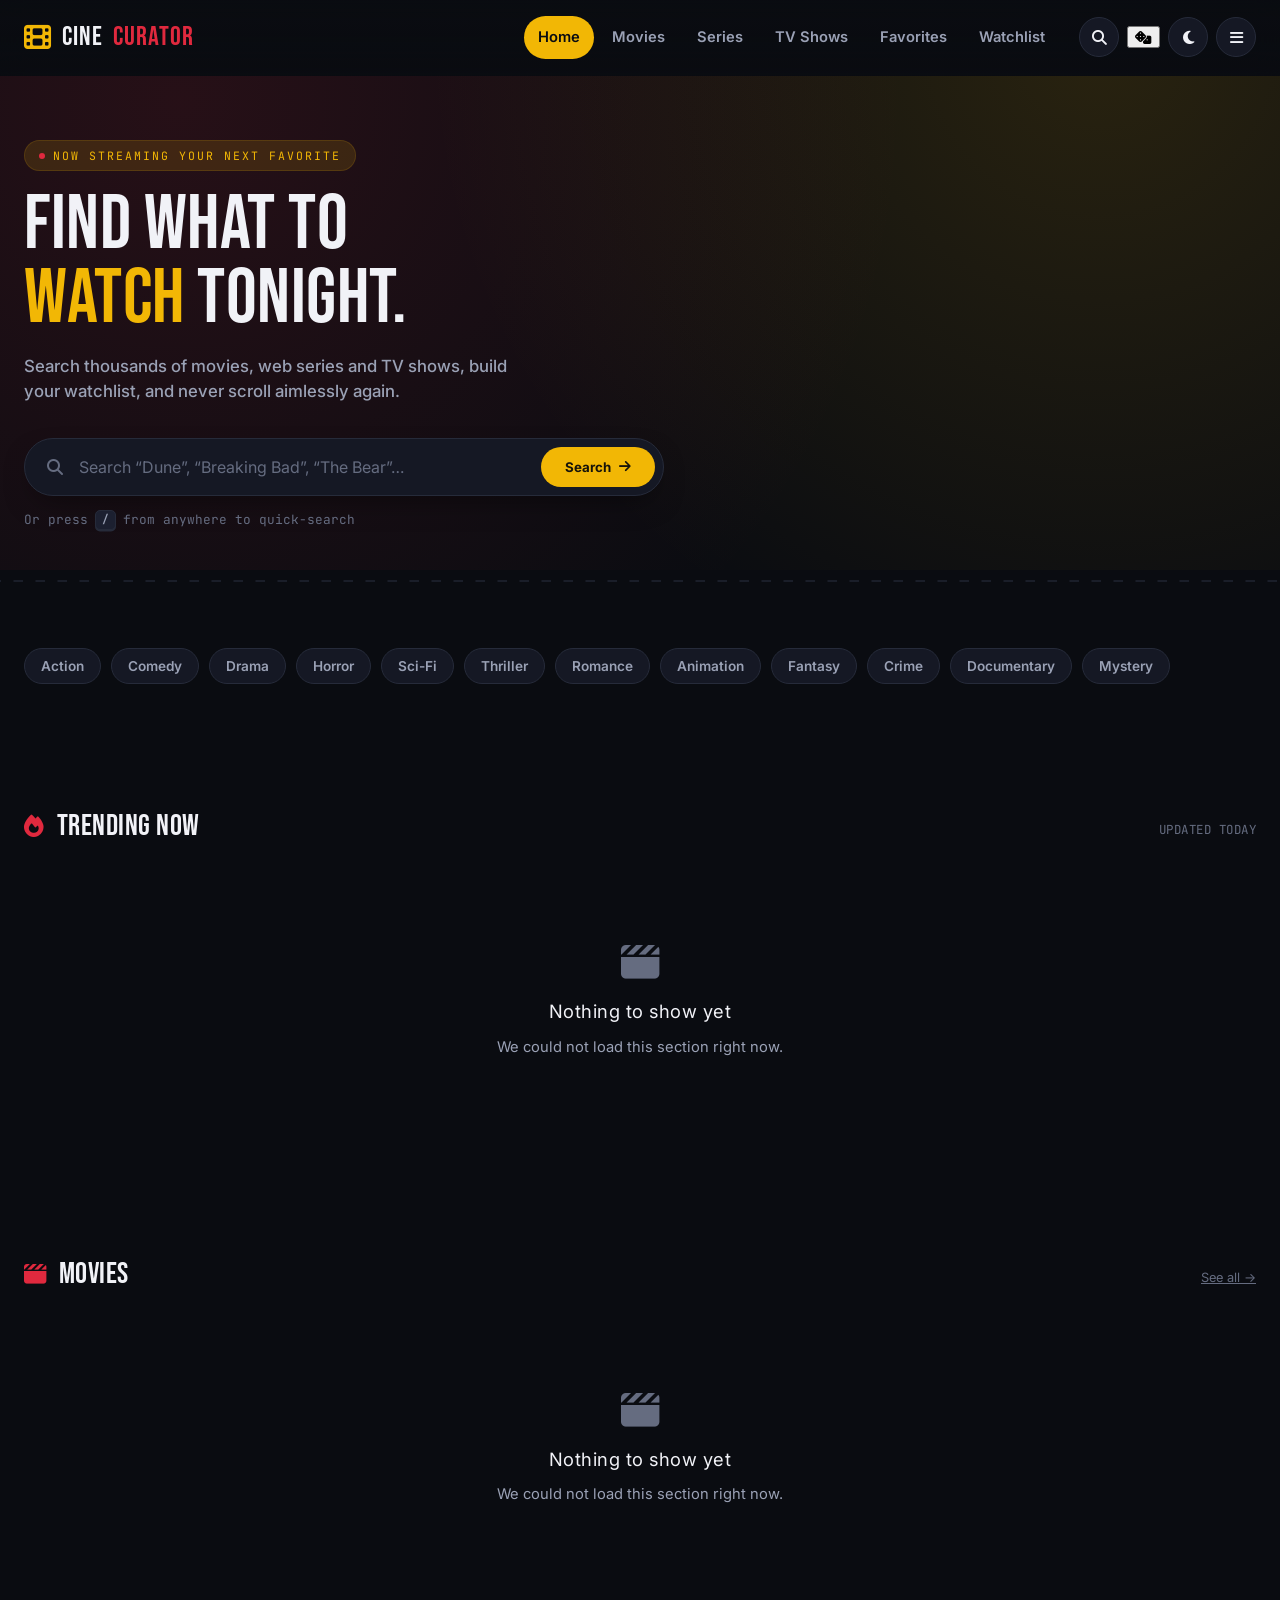
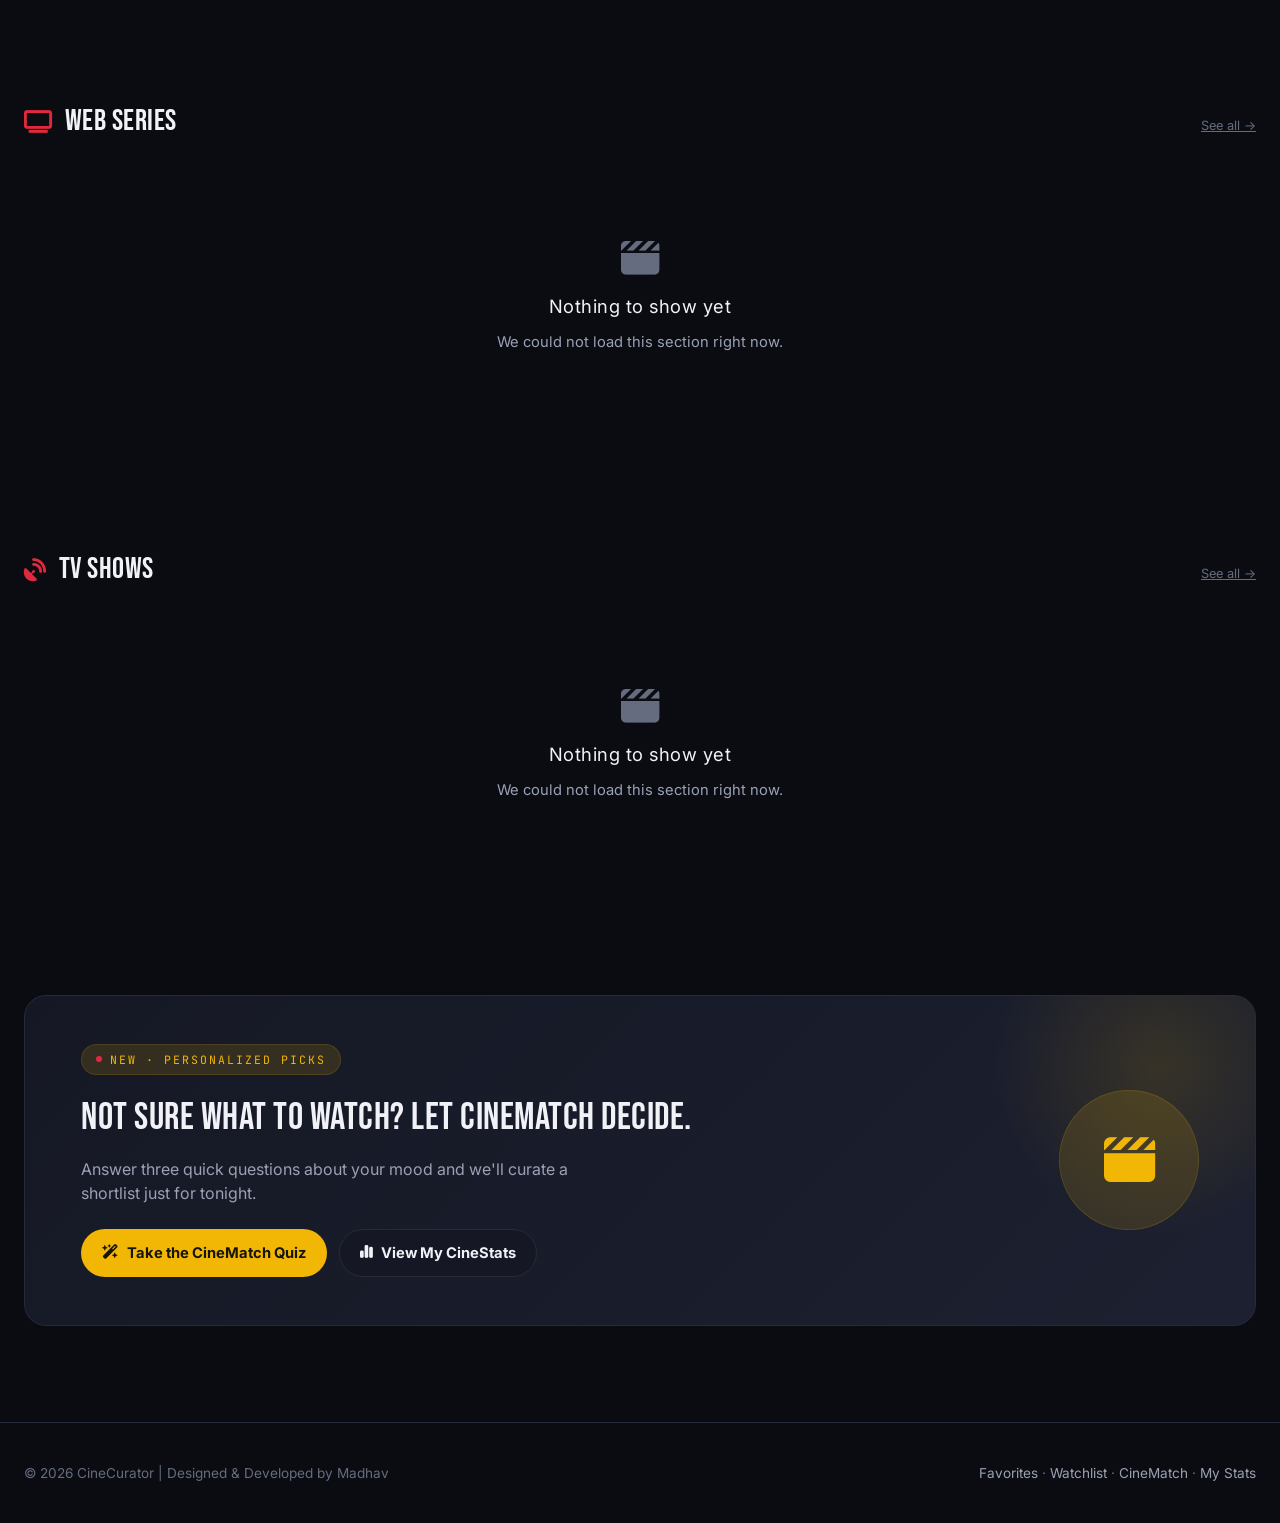
<file: index.html>
<!DOCTYPE html>
<html lang="en">
<head>
<meta charset="UTF-8" />
<meta name="viewport" content="width=device-width, initial-scale=1.0" />
<title>CineCurator — Discover Movies, Series & TV Shows</title>
<meta name="description" content="CineCurator is a premium movie, web series and TV show discovery platform powered by OMDb." />
<link rel="preconnect" href="https://fonts.googleapis.com">
<link rel="stylesheet" href="css/style.css">
<link rel="stylesheet" href="css/components.css">
<link rel="stylesheet" href="css/responsive.css">
<link rel="stylesheet" href="css/features.css">
<link rel="stylesheet" href="https://cdnjs.cloudflare.com/ajax/libs/font-awesome/6.5.2/css/all.min.css" integrity="sha512-SnH5WK+bZxgPHs44uWIX+LLJAJ9/2PkPKZ5QiAj6Ta86w+fsb2TkcmfRyVX3pBnMFcV7oQPJkl9QevSCWr3W6A==" crossorigin="anonymous" referrerpolicy="no-referrer" />
</head>
<body>

<a href="#main" class="visually-hidden">Skip to content</a>

<header class="navbar">
  <div class="navbar__inner">
    <a href="index.html" class="navbar__logo"><i class="fa-solid fa-film"></i> Cine<span>Curator</span></a>
    <nav class="navbar__menu" id="navbar-menu" aria-label="Primary">
      <a href="index.html">Home</a>
      <a href="search.html?type=movie">Movies</a>
      <a href="search.html?type=series">Series</a>
      <a href="search.html?type=series">TV Shows</a>
      <a href="favorites.html">Favorites</a>
      <a href="watchlist.html">Watchlist</a>
    </nav>
    <div class="navbar__actions">
      <a class="navbar__search-link" href="search.html" aria-label="Search"><i class="fa-solid fa-magnifying-glass"></i></a>
      <button class="navbar__dice" type="button" aria-label="Surprise me with a random title" title="Surprise me"><i class="fa-solid fa-dice"></i></button>
      <button class="theme-toggle" type="button" aria-label="Toggle dark or light mode"><i class="fa-solid fa-moon"></i></button>
      <button class="navbar__burger" type="button" aria-label="Toggle menu" aria-expanded="false" aria-controls="navbar-menu"><i class="fa-solid fa-bars"></i></button>
    </div>
  </div>
</header>

<main id="main">
  <section class="hero">
    <div class="container hero__inner">
      <span class="hero__eyebrow"><span class="dot"></span> Now streaming your next favorite</span>
      <h1 class="hero__title">Find what to <span class="accent">watch</span> tonight.</h1>
      <p class="hero__subtitle">Search thousands of movies, web series and TV shows, build your watchlist, and never scroll aimlessly again.</p>

      <div class="search-hero">
        <form class="search-hero__form" id="hero-search-form" role="search">
          <i class="fa-solid fa-magnifying-glass"></i>
          <label for="hero-search-input" class="visually-hidden">Search titles</label>
          <input id="hero-search-input" type="text" placeholder="Search “Dune”, “Breaking Bad”, “The Bear”…" autocomplete="off" />
          <button type="submit">Search <i class="fa-solid fa-arrow-right"></i></button>
        </form>
        <div class="suggestions" id="hero-search-suggestions"></div>
        <p class="kbd-hint">Or press <kbd>/</kbd> from anywhere to quick-search</p>
      </div>

      <div class="hero-featured" id="hero-featured"></div>
    </div>
  </section>

  <div class="filmstrip-divider" aria-hidden="true"></div>

  <section class="section">
    <div class="container">
      <div class="chips-row" id="genre-chips" aria-label="Browse by genre"></div>
    </div>
  </section>

  <section class="section" id="recently-viewed-section" hidden>
    <div class="container">
      <div class="section__head">
        <h2 class="section__title"><i class="fa-solid fa-clock-rotate-left"></i> Jump Back In</h2>
        <span class="section__desc">RECENTLY VIEWED</span>
      </div>
      <div class="rail" id="recently-viewed-rail"></div>
    </div>
  </section>

  <section class="section">
    <div class="container">
      <div class="section__head">
        <h2 class="section__title"><i class="fa-solid fa-fire"></i> Trending Now</h2>
        <span class="section__desc">UPDATED TODAY</span>
      </div>
      <div class="rail" id="trending-rail"></div>
    </div>
  </section>

  <section class="section">
    <div class="container">
      <div class="section__head">
        <h2 class="section__title"><i class="fa-solid fa-clapperboard"></i> Movies</h2>
        <a class="link-btn" href="search.html?type=movie">See all →</a>
      </div>
      <div class="rail" id="movies-rail"></div>
    </div>
  </section>

  <section class="section">
    <div class="container">
      <div class="section__head">
        <h2 class="section__title"><i class="fa-solid fa-tv"></i> Web Series</h2>
        <a class="link-btn" href="search.html?type=series">See all →</a>
      </div>
      <div class="rail" id="series-rail"></div>
    </div>
  </section>

  <section class="section">
    <div class="container">
      <div class="section__head">
        <h2 class="section__title"><i class="fa-solid fa-satellite-dish"></i> TV Shows</h2>
        <a class="link-btn" href="search.html?type=series">See all →</a>
      </div>
      <div class="rail" id="tvshows-rail"></div>
    </div>
  </section>

  <section class="section">
    <div class="container">
      <div class="cinematch-promo">
        <div class="cinematch-promo__text">
          <span class="hero__eyebrow"><span class="dot"></span> New · Personalized picks</span>
          <h2>Not sure what to watch? <span class="accent">Let CineMatch decide.</span></h2>
          <p>Answer three quick questions about your mood and we'll curate a shortlist just for tonight.</p>
          <div class="cinematch-promo__actions">
            <a class="btn btn--primary" href="cinematch.html"><i class="fa-solid fa-wand-magic-sparkles"></i> Take the CineMatch Quiz</a>
            <a class="btn btn--outline" href="stats.html"><i class="fa-solid fa-chart-simple"></i> View My CineStats</a>
          </div>
        </div>
        <div class="cinematch-promo__art" aria-hidden="true">
          <i class="fa-solid fa-clapperboard"></i>
        </div>
      </div>
    </div>
  </section>
</main>

<footer class="site-footer">
  <div class="container site-footer__inner">
    <span>© 2026 CineCurator | Designed & Developed by Madhav</span>
    <span><a href="favorites.html">Favorites</a> · <a href="watchlist.html">Watchlist</a> · <a href="cinematch.html">CineMatch</a> · <a href="stats.html">My Stats</a></span>
  </div>
</footer>

<script src="js/config.js"></script>
<script src="js/api.js"></script>
<script src="js/storage.js"></script>
<script src="js/ui.js"></script>
<script src="js/app.js"></script>
</body>
</html>
</file>
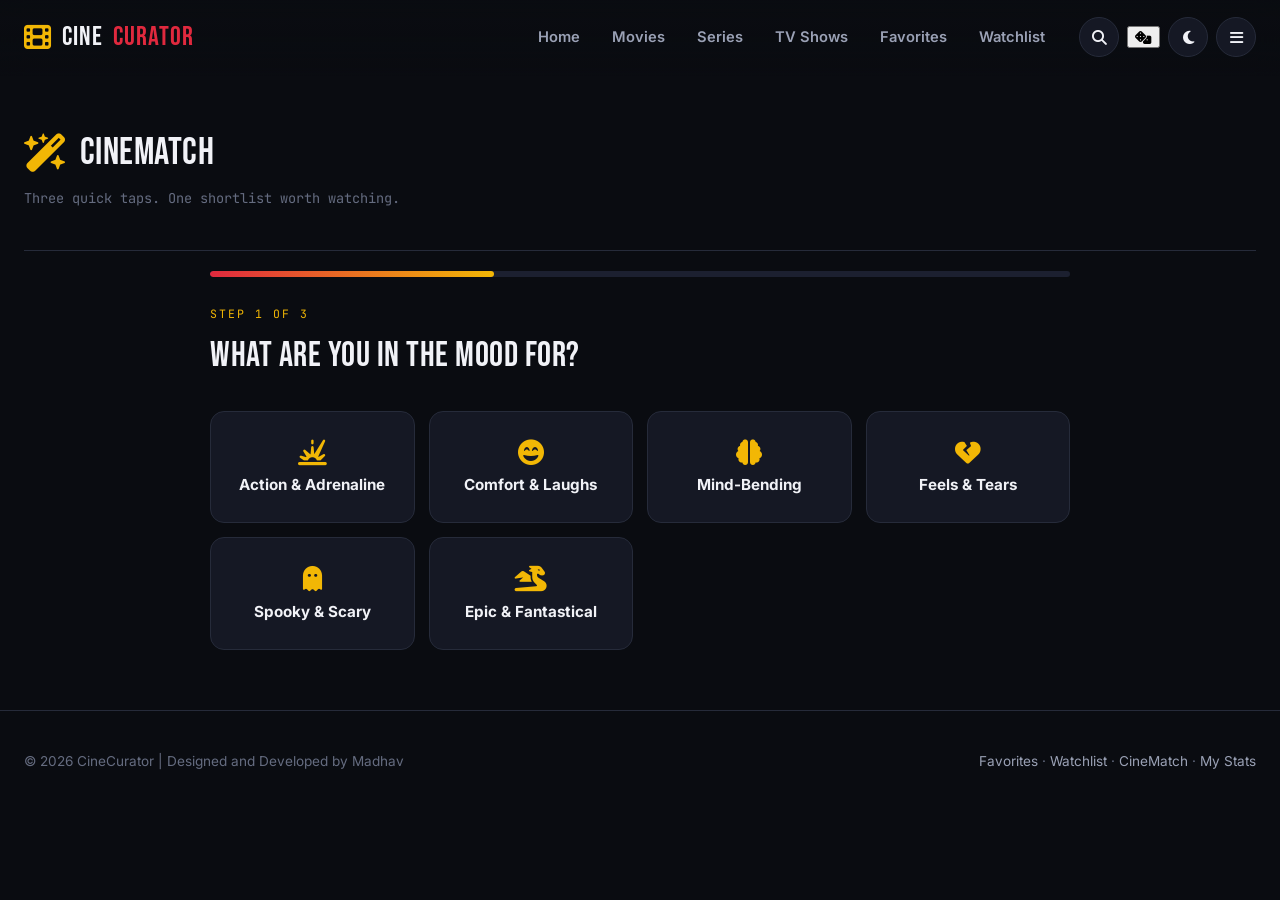
<file: cinematch.html>
<!DOCTYPE html>
<html lang="en">
<head>
<meta charset="UTF-8" />
<meta name="viewport" content="width=device-width, initial-scale=1.0" />
<title>CineMatch — CineCurator</title>
<meta name="description" content="Answer three quick questions and let CineMatch curate a shortlist based on your mood." />
<link rel="preconnect" href="https://fonts.googleapis.com">
<link rel="stylesheet" href="css/style.css">
<link rel="stylesheet" href="css/components.css">
<link rel="stylesheet" href="css/responsive.css">
<link rel="stylesheet" href="css/features.css">
<link rel="stylesheet" href="https://cdnjs.cloudflare.com/ajax/libs/font-awesome/6.5.2/css/all.min.css" integrity="sha512-SnH5WK+bZxgPHs44uWIX+LLJAJ9/2PkPKZ5QiAj6Ta86w+fsb2TkcmfRyVX3pBnMFcV7oQPJkl9QevSCWr3W6A==" crossorigin="anonymous" referrerpolicy="no-referrer" />
</head>
<body>

<a href="#main" class="visually-hidden">Skip to content</a>

<header class="navbar">
  <div class="navbar__inner">
    <a href="index.html" class="navbar__logo"><i class="fa-solid fa-film"></i> Cine<span>Curator</span></a>
    <nav class="navbar__menu" id="navbar-menu" aria-label="Primary">
      <a href="index.html">Home</a>
      <a href="search.html?type=movie">Movies</a>
      <a href="search.html?type=series">Series</a>
      <a href="search.html?type=series">TV Shows</a>
      <a href="favorites.html">Favorites</a>
      <a href="watchlist.html">Watchlist</a>
    </nav>
    <div class="navbar__actions">
      <a class="navbar__search-link" href="search.html" aria-label="Search"><i class="fa-solid fa-magnifying-glass"></i></a>
      <button class="navbar__dice" type="button" aria-label="Surprise me with a random title" title="Surprise me"><i class="fa-solid fa-dice"></i></button>
      <button class="theme-toggle" type="button" aria-label="Toggle dark or light mode"><i class="fa-solid fa-moon"></i></button>
      <button class="navbar__burger" type="button" aria-label="Toggle menu" aria-expanded="false" aria-controls="navbar-menu"><i class="fa-solid fa-bars"></i></button>
    </div>
  </div>
</header>

<main id="main">
  <div class="container">
    <header class="page-header">
      <h1 class="page-header__title"><i class="fa-solid fa-wand-magic-sparkles"></i> CineMatch</h1>
      <p class="page-header__meta">Three quick taps. One shortlist worth watching.</p>
    </header>

    <div id="cinematch-root" class="cinematch"></div>
  </div>
</main>

<footer class="site-footer">
  <div class="container site-footer__inner">
    <span>© 2026 CineCurator | Designed and Developed by Madhav</span>
    <span><a href="favorites.html">Favorites</a> · <a href="watchlist.html">Watchlist</a> · <a href="cinematch.html">CineMatch</a> · <a href="stats.html">My Stats</a></span>
  </div>
</footer>

<script src="js/config.js"></script>
<script src="js/api.js"></script>
<script src="js/storage.js"></script>
<script src="js/ui.js"></script>
<script src="js/cinematch.js"></script>
</body>
</html>
</file>
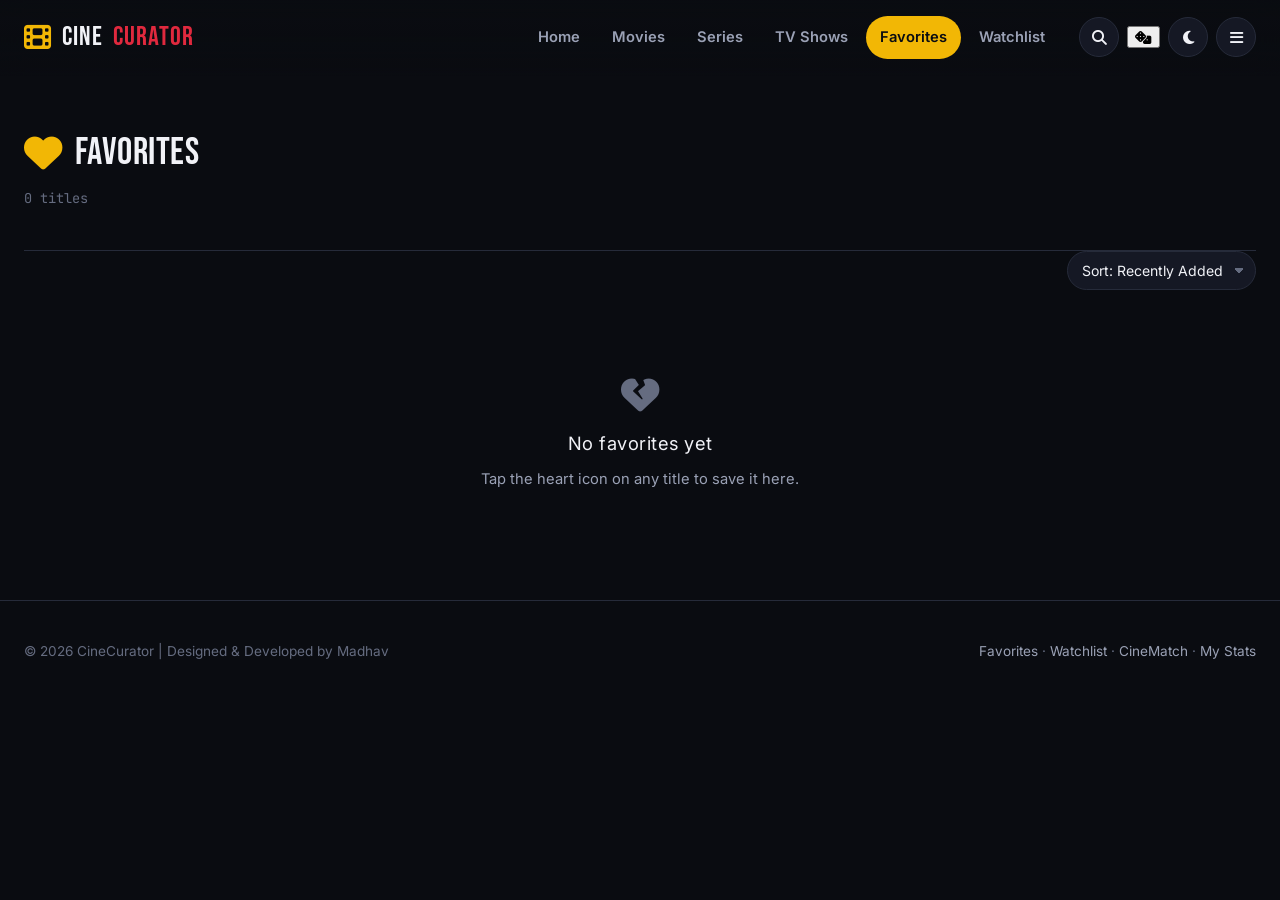
<file: favorites.html>
<!DOCTYPE html>
<html lang="en">
<head>
<meta charset="UTF-8" />
<meta name="viewport" content="width=device-width, initial-scale=1.0" />
<title>Favorites — CineCurator</title>
<link rel="preconnect" href="https://fonts.googleapis.com">
<link rel="stylesheet" href="css/style.css">
<link rel="stylesheet" href="css/components.css">
<link rel="stylesheet" href="css/responsive.css">
<link rel="stylesheet" href="css/features.css">
<link rel="stylesheet" href="https://cdnjs.cloudflare.com/ajax/libs/font-awesome/6.5.2/css/all.min.css" integrity="sha512-SnH5WK+bZxgPHs44uWIX+LLJAJ9/2PkPKZ5QiAj6Ta86w+fsb2TkcmfRyVX3pBnMFcV7oQPJkl9QevSCWr3W6A==" crossorigin="anonymous" referrerpolicy="no-referrer" />
</head>
<body>

<a href="#main" class="visually-hidden">Skip to content</a>

<header class="navbar">
  <div class="navbar__inner">
    <a href="index.html" class="navbar__logo"><i class="fa-solid fa-film"></i> Cine<span>Curator</span></a>
    <nav class="navbar__menu" id="navbar-menu" aria-label="Primary">
      <a href="index.html">Home</a>
      <a href="search.html?type=movie">Movies</a>
      <a href="search.html?type=series">Series</a>
      <a href="search.html?type=series">TV Shows</a>
      <a href="favorites.html">Favorites</a>
      <a href="watchlist.html">Watchlist</a>
    </nav>
    <div class="navbar__actions">
      <a class="navbar__search-link" href="search.html" aria-label="Search"><i class="fa-solid fa-magnifying-glass"></i></a>
      <button class="navbar__dice" type="button" aria-label="Surprise me with a random title" title="Surprise me"><i class="fa-solid fa-dice"></i></button>
      <button class="theme-toggle" type="button" aria-label="Toggle dark or light mode"><i class="fa-solid fa-moon"></i></button>
      <button class="navbar__burger" type="button" aria-label="Toggle menu" aria-expanded="false" aria-controls="navbar-menu"><i class="fa-solid fa-bars"></i></button>
    </div>
  </div>
</header>

<main id="main">
  <div class="container">
    <header class="page-header">
      <h1 class="page-header__title"><i class="fa-solid fa-heart"></i> Favorites</h1>
      <p class="page-header__meta" id="favorites-count">0 titles</p>
    </header>
    <div class="list-toolbar">
      <label for="favorites-sort" class="visually-hidden">Sort favorites</label>
      <select id="favorites-sort" class="select">
        <option value="added">Sort: Recently Added</option>
        <option value="title">Sort: Title (A–Z)</option>
        <option value="rating">Sort: My Rating</option>
      </select>
    </div>
    <div class="grid" id="favorites-grid" style="margin-top:16px;"></div>
  </div>
</main>

<footer class="site-footer">
  <div class="container site-footer__inner">
    <span>© 2026 CineCurator | Designed & Developed by Madhav</span>
    <span><a href="favorites.html">Favorites</a> · <a href="watchlist.html">Watchlist</a> · <a href="cinematch.html">CineMatch</a> · <a href="stats.html">My Stats</a></span>
  </div>
</footer>

<script src="js/config.js"></script>
<script src="js/api.js"></script>
<script src="js/storage.js"></script>
<script src="js/ui.js"></script>
<script src="js/favorites.js"></script>
</body>
</html>
</file>
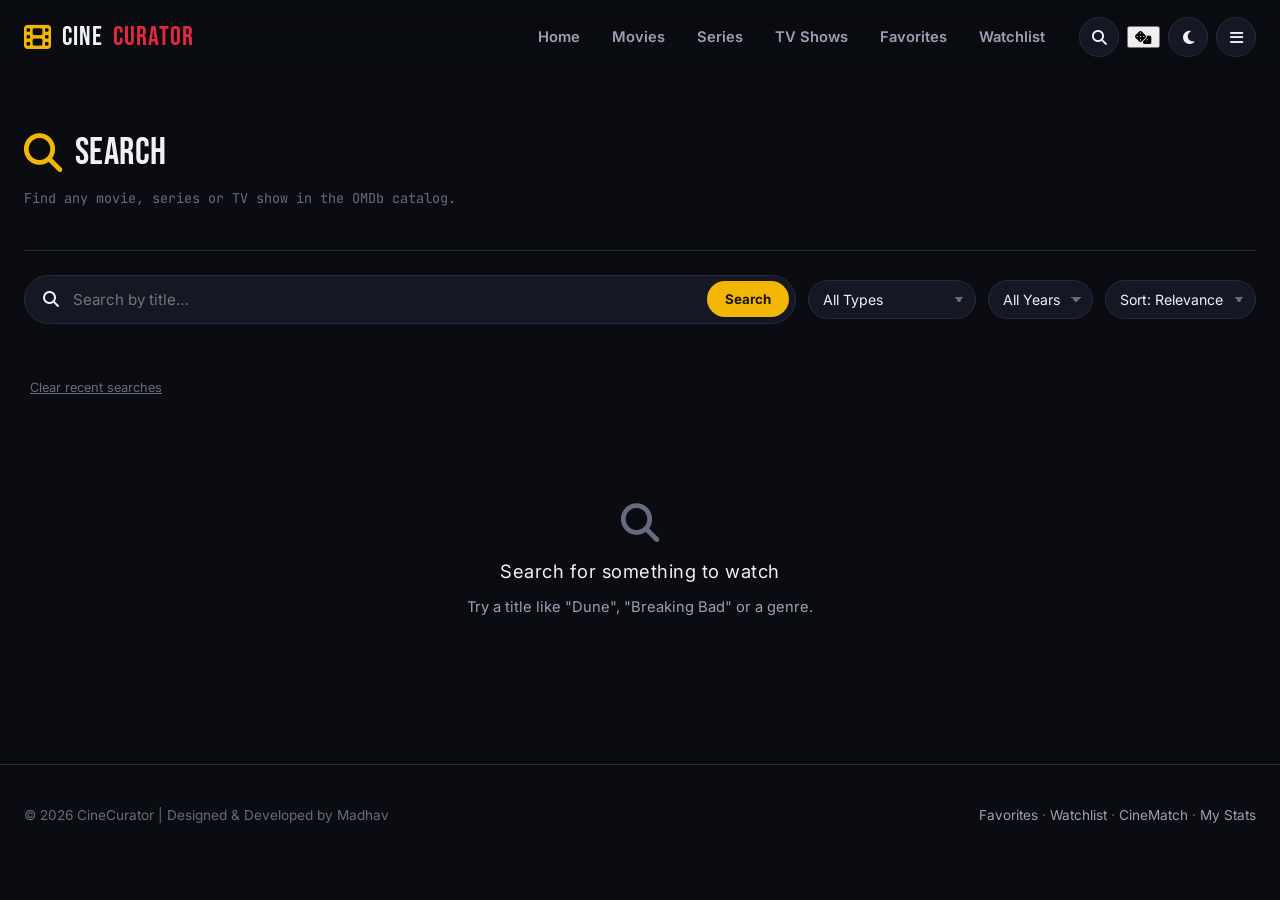
<file: search.html>
<!DOCTYPE html>
<html lang="en">
<head>
<meta charset="UTF-8" />
<meta name="viewport" content="width=device-width, initial-scale=1.0" />
<title>Search — CineCurator</title>
<link rel="preconnect" href="https://fonts.googleapis.com">
<link rel="stylesheet" href="css/style.css">
<link rel="stylesheet" href="css/components.css">
<link rel="stylesheet" href="css/responsive.css">
<link rel="stylesheet" href="css/features.css">
<link rel="stylesheet" href="https://cdnjs.cloudflare.com/ajax/libs/font-awesome/6.5.2/css/all.min.css" integrity="sha512-SnH5WK+bZxgPHs44uWIX+LLJAJ9/2PkPKZ5QiAj6Ta86w+fsb2TkcmfRyVX3pBnMFcV7oQPJkl9QevSCWr3W6A==" crossorigin="anonymous" referrerpolicy="no-referrer" />
</head>
<body>

<a href="#main" class="visually-hidden">Skip to content</a>

<header class="navbar">
  <div class="navbar__inner">
    <a href="index.html" class="navbar__logo"><i class="fa-solid fa-film"></i> Cine<span>Curator</span></a>
    <nav class="navbar__menu" id="navbar-menu" aria-label="Primary">
      <a href="index.html">Home</a>
      <a href="search.html?type=movie">Movies</a>
      <a href="search.html?type=series">Series</a>
      <a href="search.html?type=series">TV Shows</a>
      <a href="favorites.html">Favorites</a>
      <a href="watchlist.html">Watchlist</a>
    </nav>
    <div class="navbar__actions">
      <a class="navbar__search-link is-current" href="search.html" aria-label="Search"><i class="fa-solid fa-magnifying-glass"></i></a>
      <button class="navbar__dice" type="button" aria-label="Surprise me with a random title" title="Surprise me"><i class="fa-solid fa-dice"></i></button>
      <button class="theme-toggle" type="button" aria-label="Toggle dark or light mode"><i class="fa-solid fa-moon"></i></button>
      <button class="navbar__burger" type="button" aria-label="Toggle menu" aria-expanded="false" aria-controls="navbar-menu"><i class="fa-solid fa-bars"></i></button>
    </div>
  </div>
</header>

<main id="main">
  <div class="container">
    <header class="page-header">
      <h1 class="page-header__title"><i class="fa-solid fa-magnifying-glass"></i> Search</h1>
      <p class="page-header__meta">Find any movie, series or TV show in the OMDb catalog.</p>
    </header>

    <div class="filter-bar">
      <form class="search-form" id="search-form" role="search">
        <i class="fa-solid fa-magnifying-glass"></i>
        <label for="search-input" class="visually-hidden">Search titles</label>
        <input id="search-input" type="text" placeholder="Search by title…" autocomplete="off" />
        <button type="submit">Search</button>
      </form>

      <label for="filter-type" class="visually-hidden">Filter by type</label>
      <select id="filter-type" class="select">
        <option value="">All Types</option>
        <option value="movie">Movies</option>
        <option value="series">Series / TV Shows</option>
        <option value="episode">Episodes</option>
      </select>

      <label for="filter-year" class="visually-hidden">Filter by year</label>
      <select id="filter-year" class="select"></select>

      <label for="filter-sort" class="visually-hidden">Sort by</label>
      <select id="filter-sort" class="select">
        <option value="relevance">Sort: Relevance</option>
        <option value="title-asc">Title A–Z</option>
        <option value="title-desc">Title Z–A</option>
        <option value="year-desc">Year: Newest</option>
        <option value="year-asc">Year: Oldest</option>
      </select>
    </div>

    <div class="recent-row" id="recent-searches"></div>
    <button type="button" class="link-btn" id="clear-recent" style="margin: -14px 0 20px;">Clear recent searches</button>

    <p class="results-count" id="results-count"></p>
    <div class="grid" id="search-results"></div>
    <nav class="pagination" id="pagination" aria-label="Search results pages"></nav>
  </div>
</main>

<footer class="site-footer">
  <div class="container site-footer__inner">
    <span>© 2026 CineCurator | Designed & Developed by Madhav</span>
    <span><a href="favorites.html">Favorites</a> · <a href="watchlist.html">Watchlist</a> · <a href="cinematch.html">CineMatch</a> · <a href="stats.html">My Stats</a></span>
  </div>
</footer>

<script src="js/config.js"></script>
<script src="js/api.js"></script>
<script src="js/storage.js"></script>
<script src="js/ui.js"></script>
<script>
  // populate year filter dynamically (current year down to 1950)
  (function () {
    const sel = document.getElementById('filter-year');
    const current = new Date().getFullYear();
    let opts = '<option value="">All Years</option>';
    for (let y = current; y >= 1950; y--) opts += `<option value="${y}">${y}</option>`;
    sel.innerHTML = opts;
    const params = new URLSearchParams(window.location.search);
    if (params.get('year')) sel.value = params.get('year');
  })();
</script>
<script src="js/search.js"></script>
</body>
</html>
</file>
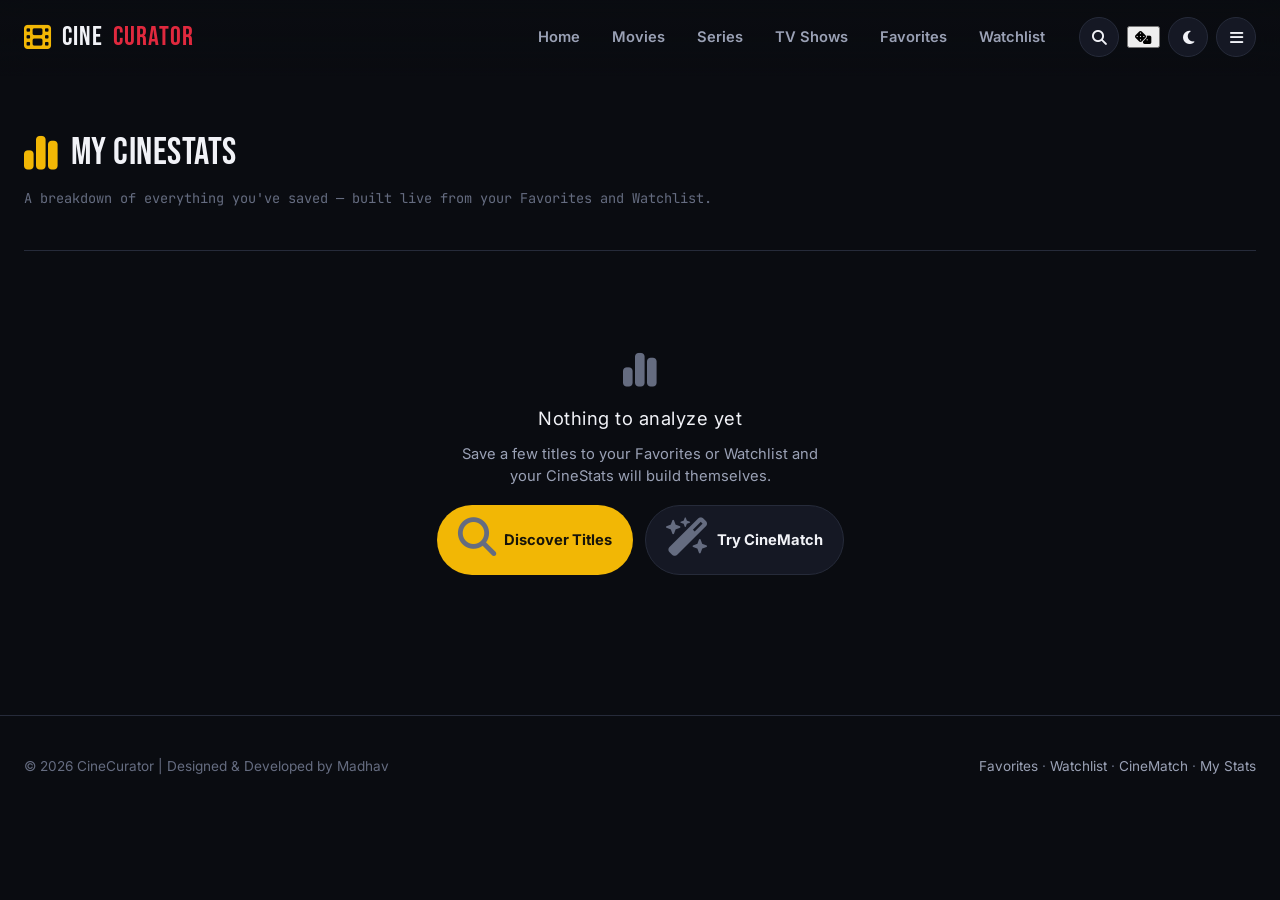
<file: stats.html>
<!DOCTYPE html>
<html lang="en">
<head>
<meta charset="UTF-8" />
<meta name="viewport" content="width=device-width, initial-scale=1.0" />
<title>My CineStats — CineCurator</title>
<meta name="description" content="A personal breakdown of your CineCurator collection — genres, decades, ratings and taste profile." />
<link rel="preconnect" href="https://fonts.googleapis.com">
<link rel="stylesheet" href="css/style.css">
<link rel="stylesheet" href="css/components.css">
<link rel="stylesheet" href="css/responsive.css">
<link rel="stylesheet" href="css/features.css">
<link rel="stylesheet" href="https://cdnjs.cloudflare.com/ajax/libs/font-awesome/6.5.2/css/all.min.css" integrity="sha512-SnH5WK+bZxgPHs44uWIX+LLJAJ9/2PkPKZ5QiAj6Ta86w+fsb2TkcmfRyVX3pBnMFcV7oQPJkl9QevSCWr3W6A==" crossorigin="anonymous" referrerpolicy="no-referrer" />
</head>
<body>

<a href="#main" class="visually-hidden">Skip to content</a>

<header class="navbar">
  <div class="navbar__inner">
    <a href="index.html" class="navbar__logo"><i class="fa-solid fa-film"></i> Cine<span>Curator</span></a>
    <nav class="navbar__menu" id="navbar-menu" aria-label="Primary">
      <a href="index.html">Home</a>
      <a href="search.html?type=movie">Movies</a>
      <a href="search.html?type=series">Series</a>
      <a href="search.html?type=series">TV Shows</a>
      <a href="favorites.html">Favorites</a>
      <a href="watchlist.html">Watchlist</a>
    </nav>
    <div class="navbar__actions">
      <a class="navbar__search-link" href="search.html" aria-label="Search"><i class="fa-solid fa-magnifying-glass"></i></a>
      <button class="navbar__dice" type="button" aria-label="Surprise me with a random title" title="Surprise me"><i class="fa-solid fa-dice"></i></button>
      <button class="theme-toggle" type="button" aria-label="Toggle dark or light mode"><i class="fa-solid fa-moon"></i></button>
      <button class="navbar__burger" type="button" aria-label="Toggle menu" aria-expanded="false" aria-controls="navbar-menu"><i class="fa-solid fa-bars"></i></button>
    </div>
  </div>
</header>

<main id="main">
  <div class="container">
    <header class="page-header">
      <h1 class="page-header__title"><i class="fa-solid fa-chart-simple"></i> My CineStats</h1>
      <p class="page-header__meta">A breakdown of everything you've saved — built live from your Favorites and Watchlist.</p>
    </header>

    <div id="stats-root"></div>
  </div>
</main>

<footer class="site-footer">
  <div class="container site-footer__inner">
    <span>© 2026 CineCurator | Designed & Developed by Madhav</span>
    <span><a href="favorites.html">Favorites</a> · <a href="watchlist.html">Watchlist</a> · <a href="cinematch.html">CineMatch</a> · <a href="stats.html">My Stats</a></span>
  </div>
</footer>

<script src="js/config.js"></script>
<script src="js/api.js"></script>
<script src="js/storage.js"></script>
<script src="js/ui.js"></script>
<script src="js/stats.js"></script>
</body>
</html>
</file>
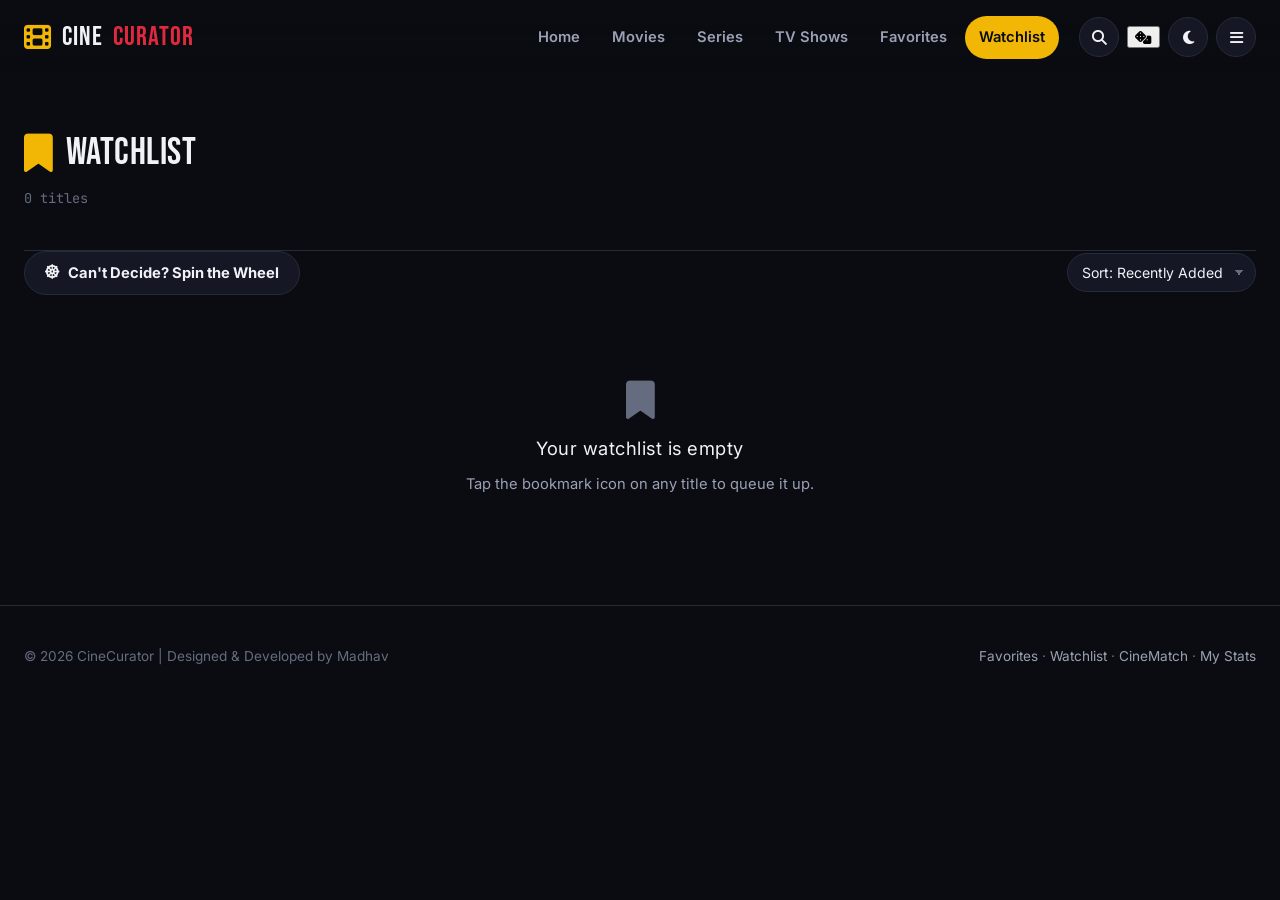
<file: watchlist.html>
<!DOCTYPE html>
<html lang="en">
<head>
<meta charset="UTF-8" />
<meta name="viewport" content="width=device-width, initial-scale=1.0" />
<title>Watchlist — CineCurator</title>
<link rel="preconnect" href="https://fonts.googleapis.com">
<link rel="stylesheet" href="css/style.css">
<link rel="stylesheet" href="css/components.css">
<link rel="stylesheet" href="css/responsive.css">
<link rel="stylesheet" href="css/features.css">
<link rel="stylesheet" href="https://cdnjs.cloudflare.com/ajax/libs/font-awesome/6.5.2/css/all.min.css" integrity="sha512-SnH5WK+bZxgPHs44uWIX+LLJAJ9/2PkPKZ5QiAj6Ta86w+fsb2TkcmfRyVX3pBnMFcV7oQPJkl9QevSCWr3W6A==" crossorigin="anonymous" referrerpolicy="no-referrer" />
</head>
<body>

<a href="#main" class="visually-hidden">Skip to content</a>

<header class="navbar">
  <div class="navbar__inner">
    <a href="index.html" class="navbar__logo"><i class="fa-solid fa-film"></i> Cine<span>Curator</span></a>
    <nav class="navbar__menu" id="navbar-menu" aria-label="Primary">
      <a href="index.html">Home</a>
      <a href="search.html?type=movie">Movies</a>
      <a href="search.html?type=series">Series</a>
      <a href="search.html?type=series">TV Shows</a>
      <a href="favorites.html">Favorites</a>
      <a href="watchlist.html">Watchlist</a>
    </nav>
    <div class="navbar__actions">
      <a class="navbar__search-link" href="search.html" aria-label="Search"><i class="fa-solid fa-magnifying-glass"></i></a>
      <button class="navbar__dice" type="button" aria-label="Surprise me with a random title" title="Surprise me"><i class="fa-solid fa-dice"></i></button>
      <button class="theme-toggle" type="button" aria-label="Toggle dark or light mode"><i class="fa-solid fa-moon"></i></button>
      <button class="navbar__burger" type="button" aria-label="Toggle menu" aria-expanded="false" aria-controls="navbar-menu"><i class="fa-solid fa-bars"></i></button>
    </div>
  </div>
</header>

<main id="main">
  <div class="container">
    <header class="page-header">
      <h1 class="page-header__title"><i class="fa-solid fa-bookmark"></i> Watchlist</h1>
      <p class="page-header__meta" id="watchlist-count">0 titles</p>
    </header>
    <div class="list-toolbar">
      <button class="btn btn--outline" id="spin-wheel-btn" type="button">
        <i class="fa-solid fa-dharmachakra"></i> Can't Decide? Spin the Wheel
      </button>
      <label for="watchlist-sort" class="visually-hidden">Sort watchlist</label>
      <select id="watchlist-sort" class="select">
        <option value="added">Sort: Recently Added</option>
        <option value="title">Sort: Title (A–Z)</option>
      </select>
    </div>
    <div class="grid" id="watchlist-grid" style="margin-top:16px;"></div>
  </div>
</main>

<footer class="site-footer">
  <div class="container site-footer__inner">
    <span>© 2026 CineCurator | Designed & Developed by Madhav</span>
    <span><a href="favorites.html">Favorites</a> · <a href="watchlist.html">Watchlist</a> · <a href="cinematch.html">CineMatch</a> · <a href="stats.html">My Stats</a></span>
  </div>
</footer>

<script src="js/config.js"></script>
<script src="js/api.js"></script>
<script src="js/storage.js"></script>
<script src="js/ui.js"></script>
<script src="js/watchlist.js"></script>
</body>
</html>
</file>
<file: css/style.css>
@import url('https://fonts.googleapis.com/css2?family=Bebas+Neue&family=Inter:wght@400;500;600;700;800&family=JetBrains+Mono:wght@500&display=swap');

:root {
  --bg: #0a0c11;
  --bg-elevated: #0e1117;
  --surface: #151824;
  --surface-2: #1c2030;
  --border: #262b3a;
  --text: #f1f2f7;
  --text-dim: #9aa1b5;
  --text-faint: #656c80;

  --accent: #f2b705;       
  --accent-soft: #f2b70522;
  --accent-2: #e0293e;     
  --accent-2-soft: #e0293e22;
  --success: #33c37f;

  --shadow-lg: 0 24px 60px -20px rgba(0,0,0,0.6);
  --shadow-md: 0 12px 30px -12px rgba(0,0,0,0.55);

  --radius-sm: 8px;
  --radius-md: 14px;
  --radius-lg: 22px;

  --font-display: 'Bebas Neue', 'Arial Narrow', sans-serif;
  --font-body: 'Inter', -apple-system, BlinkMacSystemFont, sans-serif;
  --font-mono: 'JetBrains Mono', monospace;

  --nav-h: 76px;
  --transition: 220ms cubic-bezier(.4,0,.2,1);
}

:root[data-theme="light"] {
  --bg: #f5f4f0;
  --bg-elevated: #ffffff;
  --surface: #ffffff;
  --surface-2: #eeece5;
  --border: #ddd9cf;
  --text: #16181f;
  --text-dim: #565a6b;
  --text-faint: #8b8f9d;
  --accent-soft: #f2b70518;
  --accent-2-soft: #e0293e18;
  --shadow-lg: 0 24px 60px -25px rgba(20,20,20,0.25);
  --shadow-md: 0 12px 30px -15px rgba(20,20,20,0.2);
}

* { box-sizing: border-box; }
html { scroll-behavior: smooth; }
body {
  margin: 0;
  background: var(--bg);
  color: var(--text);
  font-family: var(--font-body);
  line-height: 1.5;
  overflow-x: hidden;
  transition: background var(--transition), color var(--transition);
}
img { max-width: 100%; display: block; }
a { color: inherit; text-decoration: none; }
button { font-family: inherit; cursor: pointer; }
ul { list-style: none; margin: 0; padding: 0; }
h1, h2, h3, h4 { font-family: var(--font-display); letter-spacing: 0.5px; margin: 0; font-weight: 400; }
.no-scroll { overflow: hidden; }

:focus-visible {
  outline: 2px solid var(--accent);
  outline-offset: 3px;
  border-radius: 4px;
}

.visually-hidden {
  position: absolute; width: 1px; height: 1px; overflow: hidden;
  clip: rect(0 0 0 0); white-space: nowrap;
}

.container {
  width: 100%;
  max-width: 1320px;
  margin: 0 auto;
  padding: 0 24px;
}

.filmstrip-divider {
  height: 22px;
  background:
    repeating-linear-gradient(90deg, var(--border) 0 10px, transparent 10px 22px);
  background-size: 22px 2px;
  background-repeat: repeat-x;
  background-position: center;
  position: relative;
  margin: 0;
  opacity: 0.6;
}
.filmstrip-divider::before,
.filmstrip-divider::after {
  content: '';
  position: absolute;
  top: 50%; transform: translateY(-50%);
  width: 100%; height: 8px;
  background-image: radial-gradient(circle, var(--bg) 2.5px, transparent 2.6px);
  background-size: 22px 8px;
  background-repeat: repeat-x;
}
.filmstrip-divider::before { top: 3px; }
.filmstrip-divider::after { bottom: 3px; top: auto; }

.navbar {
  position: sticky; top: 0; z-index: 100;
  height: var(--nav-h);
  display: flex; align-items: center;
  background: linear-gradient(to bottom, rgba(10,12,17,0.92), rgba(10,12,17,0.75));
  backdrop-filter: blur(14px);
  -webkit-backdrop-filter: blur(14px);
  border-bottom: 1px solid transparent;
  transition: border-color var(--transition), background var(--transition);
}
:root[data-theme="light"] .navbar {
  background: linear-gradient(to bottom, rgba(245,244,240,0.94), rgba(245,244,240,0.8));
}
.navbar--scrolled { border-bottom-color: var(--border); }
.navbar__inner {
  width: 100%; max-width: 1320px; margin: 0 auto; padding: 0 24px;
  display: flex; align-items: center; justify-content: space-between; gap: 20px;
}
.navbar__logo {
  display: flex; align-items: center; gap: 10px;
  font-family: var(--font-display); font-size: 1.7rem; letter-spacing: 1px;
  color: var(--text);
}
.navbar__logo i { color: var(--accent); }
.navbar__logo span { color: var(--accent-2); }

.navbar__menu {
  display: flex; align-items: center; gap: 4px;
  margin-left: auto;
}
.navbar__menu a {
  padding: 10px 14px; border-radius: 999px;
  font-size: 0.92rem; font-weight: 600; color: var(--text-dim);
  transition: color var(--transition), background var(--transition);
  white-space: nowrap;
}
.navbar__menu a:hover { color: var(--text); background: var(--surface-2); }
.navbar__menu a.is-current { color: var(--bg); background: var(--accent); }

.navbar__actions { display: flex; align-items: center; gap: 8px; }

.navbar__search-link, .theme-toggle, .navbar__burger {
  display: flex; align-items: center; justify-content: center;
  width: 40px; height: 40px; border-radius: 50%;
  border: 1px solid var(--border); background: var(--surface);
  color: var(--text); font-size: 0.95rem;
  transition: transform var(--transition), border-color var(--transition), color var(--transition);
}
.navbar__search-link:hover, .theme-toggle:hover { border-color: var(--accent); color: var(--accent); transform: translateY(-1px); }

.hero {
  position: relative;
  padding: 64px 0 40px;
  overflow: hidden;
}
.hero::before {
  content: '';
  position: absolute; inset: -20% -10% auto -10%; height: 620px;
  background:
    radial-gradient(circle at 20% 20%, var(--accent-2-soft), transparent 55%),
    radial-gradient(circle at 80% 10%, var(--accent-soft), transparent 50%);
  pointer-events: none; z-index: 0;
}
.hero__inner { position: relative; z-index: 1; }

.hero__eyebrow {
  display: inline-flex; align-items: center; gap: 8px;
  font-family: var(--font-mono); font-size: 0.72rem; letter-spacing: 2px;
  text-transform: uppercase; color: var(--accent);
  padding: 6px 14px; border: 1px solid var(--accent-soft); border-radius: 999px;
  background: var(--accent-soft);
}
.hero__eyebrow .dot {
  width: 6px; height: 6px; border-radius: 50%; background: var(--accent-2);
  animation: pulse 1.6s infinite;
}
@keyframes pulse { 0%,100% { opacity: 1; } 50% { opacity: 0.3; } }

.hero__title {
  font-size: clamp(2.6rem, 6vw, 5.2rem);
  line-height: 0.96;
  margin: 18px 0 14px;
  max-width: 15ch;
}
.hero__title .accent { color: var(--accent); }

.hero__subtitle {
  font-family: var(--font-body); font-weight: 500;
  color: var(--text-dim); max-width: 46ch; font-size: 1.05rem;
  margin-bottom: 34px;
}

.search-hero { position: relative; max-width: 640px; }
.search-hero__form {
  display: flex; align-items: center; gap: 10px;
  background: var(--surface); border: 1px solid var(--border);
  border-radius: 999px; padding: 6px 8px 6px 22px;
  box-shadow: var(--shadow-md);
  transition: border-color var(--transition), box-shadow var(--transition);
}
.search-hero__form:focus-within { border-color: var(--accent); box-shadow: 0 0 0 4px var(--accent-soft); }
.search-hero__form i.fa-magnifying-glass { color: var(--text-faint); }
.search-hero__form input {
  flex: 1; border: 0; background: transparent; color: var(--text);
  font-size: 1rem; padding: 12px 6px; outline: none; font-family: var(--font-body);
}
.search-hero__form input::placeholder { color: var(--text-faint); }
.search-hero__form button {
  border: 0; border-radius: 999px; padding: 12px 24px;
  background: var(--accent); color: #17140a; font-weight: 700;
  display: flex; align-items: center; gap: 8px;
  transition: transform var(--transition), background var(--transition);
}
.search-hero__form button:hover { transform: translateY(-1px); background: #ffcb2e; }

.suggestions {
  position: absolute; top: calc(100% + 10px); left: 0; right: 0;
  background: var(--surface); border: 1px solid var(--border); border-radius: var(--radius-md);
  box-shadow: var(--shadow-lg); padding: 8px; z-index: 20;
  opacity: 0; visibility: hidden; transform: translateY(-6px);
  transition: all var(--transition);
}
.suggestions.is-open { opacity: 1; visibility: visible; transform: translateY(0); }
.suggestions__label {
  font-family: var(--font-mono); font-size: 0.68rem; letter-spacing: 1.5px;
  text-transform: uppercase; color: var(--text-faint); padding: 8px 12px 4px;
}
.suggestions__item {
  display: flex; align-items: center; gap: 10px; width: 100%;
  border: 0; background: transparent; color: var(--text-dim);
  padding: 10px 12px; border-radius: var(--radius-sm); text-align: left; font-size: 0.92rem;
  transition: background var(--transition), color var(--transition);
}
.suggestions__item:hover { background: var(--surface-2); color: var(--text); }

.hero-featured {
  margin-top: 44px; position: relative;
  border-radius: var(--radius-lg); overflow: hidden;
  min-height: 340px; display: flex; align-items: flex-end;
  border: 1px solid var(--border);
}
.hero-featured--hidden { display: none; }
.hero-featured__backdrop {
  position: absolute; inset: 0; background-size: cover; background-position: center 20%;
  filter: saturate(1.1) brightness(0.75); transform: scale(1.02);
}
.hero-featured__scrim {
  position: absolute; inset: 0;
  background: linear-gradient(to top, var(--bg) 5%, rgba(10,12,17,0.35) 60%, transparent 100%);
}
.hero-featured__content { position: relative; z-index: 1; padding: 40px; max-width: 640px; }
.hero-featured__content .eyebrow {
  font-family: var(--font-mono); font-size: 0.7rem; letter-spacing: 2px; text-transform: uppercase;
  color: var(--accent);
}
.hero-featured__content h2 { font-size: clamp(1.8rem, 3.6vw, 3rem); margin: 10px 0 8px; color: #fff; }
.hero-featured__meta { color: #d7d9e2; font-size: 0.95rem; margin: 0 0 12px; }
.hero-featured__meta i { color: var(--accent); }
.hero-featured__plot { color: #c7c9d4; font-size: 0.95rem; margin: 0 0 22px; }
.hero-featured__actions { display: flex; gap: 12px; flex-wrap: wrap; }

.section { padding: 56px 0; }
.section__head {
  display: flex; align-items: baseline; justify-content: space-between;
  margin-bottom: 24px; gap: 16px; flex-wrap: wrap;
}
.section__title {
  font-size: 1.9rem; display: flex; align-items: center; gap: 12px;
}
.section__title i { color: var(--accent-2); font-size: 1.4rem; }
.section__desc { color: var(--text-faint); font-family: var(--font-mono); font-size: 0.78rem; letter-spacing: 0.5px; }

.rail {
  display: grid; grid-auto-flow: column; grid-auto-columns: minmax(190px, 1fr);
  gap: 20px; overflow-x: auto; padding-bottom: 12px; scroll-snap-type: x proximity;
}
.rail::-webkit-scrollbar { height: 8px; }
.rail::-webkit-scrollbar-thumb { background: var(--surface-2); border-radius: 8px; }
.rail > * { scroll-snap-align: start; }

.grid {
  display: grid; grid-template-columns: repeat(auto-fill, minmax(190px, 1fr)); gap: 20px;
}

.chips-row { display: flex; flex-wrap: wrap; gap: 10px; margin-bottom: 8px; }

.page-header { padding: 48px 0 28px; border-bottom: 1px solid var(--border); }
.page-header__title { font-size: 2.4rem; display: flex; align-items: center; gap: 12px; }
.page-header__title i { color: var(--accent); }
.page-header__meta { color: var(--text-faint); font-family: var(--font-mono); font-size: 0.85rem; margin-top: 6px; }

.site-footer {
  border-top: 1px solid var(--border); padding: 40px 0; margin-top: 40px;
  color: var(--text-faint); font-size: 0.85rem;
}
.site-footer__inner { display: flex; justify-content: space-between; flex-wrap: wrap; gap: 12px; align-items: center; }
.site-footer a { color: var(--text-dim); }
.site-footer a:hover { color: var(--accent); }
</file>
<file: css/components.css>
.btn {
  display: inline-flex; align-items: center; justify-content: center; gap: 8px;
  padding: 12px 20px; border-radius: 999px; border: 1px solid transparent;
  font-weight: 700; font-size: 0.92rem; font-family: var(--font-body);
  transition: transform var(--transition), background var(--transition), border-color var(--transition), color var(--transition);
  white-space: nowrap;
}
.btn:active { transform: scale(0.97); }
.btn--primary { background: var(--accent); color: #17140a; }
.btn--primary:hover { background: #ffcb2e; transform: translateY(-1px); }
.btn--outline { background: var(--surface); border-color: var(--border); color: var(--text); }
.btn--outline:hover { border-color: var(--accent); color: var(--accent); }
.btn--outline[aria-pressed="true"] { border-color: var(--accent-2); color: var(--accent-2); background: var(--accent-2-soft); }
.btn--block { width: 100%; }

.icon-btn {
  display: flex; align-items: center; justify-content: center;
  width: 38px; height: 38px; border-radius: 50%; border: 1px solid rgba(255,255,255,0.18);
  background: rgba(10,12,17,0.55); color: #fff; backdrop-filter: blur(6px);
  transition: transform var(--transition), background var(--transition), color var(--transition);
}
.icon-btn:hover { transform: translateY(-2px) scale(1.05); }
.icon-btn.is-active { background: var(--accent-2); border-color: var(--accent-2); color: #fff; }


.chip {
  border: 1px solid var(--border); background: var(--surface); color: var(--text-dim);
  padding: 9px 16px; border-radius: 999px; font-size: 0.85rem; font-weight: 600;
  transition: all var(--transition);
}
.chip:hover { border-color: var(--accent); color: var(--accent); transform: translateY(-1px); }
.chip--ghost { background: transparent; }


.card {
  background: var(--surface); border: 1px solid var(--border); border-radius: var(--radius-md);
  overflow: hidden; display: flex; flex-direction: column;
  transition: transform var(--transition), border-color var(--transition), box-shadow var(--transition);
}
.card:hover { transform: translateY(-6px); border-color: var(--accent-soft); box-shadow: var(--shadow-lg); }

.card__poster-wrap { position: relative; aspect-ratio: 2 / 3; background: var(--surface-2); overflow: hidden; }
.card__poster { width: 100%; height: 100%; object-fit: cover; transition: transform 400ms ease; }
.card:hover .card__poster { transform: scale(1.06); }

.card__type-badge {
  position: absolute; top: 10px; left: 10px;
  background: rgba(10,12,17,0.65); color: #fff; backdrop-filter: blur(4px);
  font-family: var(--font-mono); font-size: 0.65rem; letter-spacing: 1px; text-transform: uppercase;
  padding: 4px 9px; border-radius: 999px; border: 1px solid rgba(255,255,255,0.15);
}
.card__rating {
  position: absolute; top: 10px; right: 10px;
  background: rgba(10,12,17,0.65); color: var(--accent); backdrop-filter: blur(4px);
  font-size: 0.75rem; font-weight: 700; padding: 4px 9px; border-radius: 999px;
  display: flex; align-items: center; gap: 4px; border: 1px solid rgba(255,255,255,0.15);
}

.card__hover-actions {
  position: absolute; inset: auto 0 0 0; padding: 10px;
  display: flex; justify-content: center; gap: 10px;
  background: linear-gradient(to top, rgba(0,0,0,0.55), transparent);
  opacity: 0; transform: translateY(8px);
  transition: opacity var(--transition), transform var(--transition);
}
.card:hover .card__hover-actions, .card:focus-within .card__hover-actions { opacity: 1; transform: translateY(0); }

.card__body { padding: 14px 14px 16px; flex: 1; display: flex; flex-direction: column; gap: 4px; }
.card__title { font-family: var(--font-body); font-size: 0.98rem; font-weight: 700; line-height: 1.3; }
.card__title a:hover { color: var(--accent); }
.card__meta { margin: 0; font-size: 0.8rem; color: var(--text-faint); }


.skeleton {
  background: linear-gradient(90deg, var(--surface-2) 25%, var(--border) 37%, var(--surface-2) 63%);
  background-size: 400% 100%; animation: shimmer 1.4s ease infinite; border-radius: var(--radius-sm);
}
@keyframes shimmer { 0% { background-position: 100% 50%; } 100% { background-position: 0 50%; } }
.skeleton-card { display: flex; flex-direction: column; gap: 10px; }
.skeleton-poster { aspect-ratio: 2/3; border-radius: var(--radius-md); }
.skeleton-line { height: 12px; border-radius: 6px; }
.skeleton-backdrop { height: 280px; border-radius: var(--radius-lg); margin-bottom: 20px; }
.details-skeleton { display: flex; flex-direction: column; gap: 12px; padding: 40px 0; }


.empty-state {
  grid-column: 1 / -1; text-align: center; padding: 70px 20px; color: var(--text-dim);
  display: flex; flex-direction: column; align-items: center; gap: 10px;
}
.empty-state i { font-size: 2.4rem; color: var(--text-faint); margin-bottom: 6px; }
.empty-state h3 { font-family: var(--font-body); font-size: 1.15rem; color: var(--text); }
.empty-state p { max-width: 40ch; margin: 0; font-size: 0.92rem; }
.empty-state--error i { color: var(--accent-2); }


.toast-root {
  position: fixed; bottom: 24px; left: 50%; transform: translateX(-50%);
  display: flex; flex-direction: column; gap: 10px; z-index: 1000;
  align-items: center; pointer-events: none;
}
.toast {
  background: var(--surface); border: 1px solid var(--border); color: var(--text);
  padding: 12px 20px; border-radius: 999px; box-shadow: var(--shadow-lg);
  font-size: 0.88rem; font-weight: 600;
  opacity: 0; transform: translateY(12px) scale(0.96);
  transition: opacity 250ms ease, transform 250ms ease;
}
.toast--show { opacity: 1; transform: translateY(0) scale(1); }


.modal-overlay {
  position: fixed; inset: 0; background: rgba(6,7,10,0.72); backdrop-filter: blur(4px);
  display: flex; align-items: center; justify-content: center; padding: 20px;
  z-index: 500; opacity: 0; visibility: hidden; transition: opacity var(--transition), visibility var(--transition);
}
.modal-overlay.is-open { opacity: 1; visibility: visible; }
.modal {
  background: var(--bg-elevated); border: 1px solid var(--border); border-radius: var(--radius-lg);
  max-width: 780px; width: 100%; max-height: 88vh; overflow-y: auto; position: relative;
  box-shadow: var(--shadow-lg);
  transform: translateY(16px) scale(0.98); transition: transform var(--transition);
}
.modal-overlay.is-open .modal { transform: translateY(0) scale(1); }
.modal__close {
  position: absolute; top: 14px; right: 14px; z-index: 2;
  width: 38px; height: 38px; border-radius: 50%; border: 1px solid var(--border);
  background: var(--surface); color: var(--text); display: flex; align-items: center; justify-content: center;
}
.modal__close:hover { color: var(--accent-2); border-color: var(--accent-2); }
.modal__loading { display: flex; flex-direction: column; align-items: center; gap: 14px; padding: 90px 20px; color: var(--text-dim); }
.spinner {
  width: 34px; height: 34px; border-radius: 50%;
  border: 3px solid var(--border); border-top-color: var(--accent);
  animation: spin 800ms linear infinite;
}
@keyframes spin { to { transform: rotate(360deg); } }

.quickview { display: grid; grid-template-columns: 240px 1fr; gap: 0; }
.quickview__poster { width: 100%; height: 100%; object-fit: cover; border-radius: var(--radius-lg) 0 0 var(--radius-lg); }
.quickview__info { padding: 28px 28px 28px 24px; }
.quickview__type { font-family: var(--font-mono); font-size: 0.72rem; letter-spacing: 1.5px; text-transform: uppercase; color: var(--accent); margin: 0 0 6px; }
.quickview__title { font-size: 2rem; margin: 0 0 12px; }
.quickview__stats { display: flex; gap: 10px; flex-wrap: wrap; margin-bottom: 14px; font-size: 0.88rem; color: var(--text-dim); }
.quickview__stats span { display: flex; align-items: center; gap: 6px; }
.quickview__stats i { color: var(--accent); }
.pill { border: 1px solid var(--border); padding: 2px 9px; border-radius: 999px; font-size: 0.75rem; }
.quickview__genre { color: var(--text-faint); font-size: 0.85rem; margin: 0 0 14px; }
.quickview__plot { color: var(--text-dim); font-size: 0.92rem; line-height: 1.6; margin: 0 0 16px; }
.quickview__meta { font-size: 0.85rem; color: var(--text-dim); margin: 0 0 6px; }
.quickview__actions { display: flex; gap: 10px; flex-wrap: wrap; margin-top: 18px; }


.pagination { display: flex; justify-content: center; align-items: center; gap: 6px; margin-top: 36px; flex-wrap: wrap; }
.page-btn {
  min-width: 40px; height: 40px; padding: 0 12px; border-radius: 10px;
  border: 1px solid var(--border); background: var(--surface); color: var(--text-dim); font-weight: 700;
  transition: all var(--transition);
}
.page-btn:hover:not(:disabled) { border-color: var(--accent); color: var(--accent); }
.page-btn.is-current { background: var(--accent); color: #17140a; border-color: var(--accent); }
.page-btn:disabled { opacity: 0.35; cursor: not-allowed; }
.page-ellipsis { color: var(--text-faint); padding: 0 4px; }


.filter-bar {
  display: flex; gap: 12px; flex-wrap: wrap; align-items: center; margin: 24px 0 30px;
}
.search-form {
  display: flex; align-items: center; gap: 10px; flex: 1; min-width: 260px;
  background: var(--surface); border: 1px solid var(--border); border-radius: 999px;
  padding: 4px 6px 4px 18px;
}
.search-form input {
  flex: 1; border: 0; background: transparent; color: var(--text); font-size: 0.95rem;
  padding: 10px 4px; outline: none; font-family: var(--font-body);
}
.search-form button {
  border: 0; border-radius: 999px; padding: 10px 18px; background: var(--accent); color: #17140a; font-weight: 700;
}
.select {
  background: var(--surface); border: 1px solid var(--border); color: var(--text);
  padding: 10px 14px; border-radius: 999px; font-size: 0.88rem; font-family: var(--font-body);
  appearance: none; -webkit-appearance: none; cursor: pointer;
  background-image: linear-gradient(45deg, transparent 50%, var(--text-faint) 50%), linear-gradient(135deg, var(--text-faint) 50%, transparent 50%);
  background-position: calc(100% - 16px) center, calc(100% - 11px) center;
  background-size: 5px 5px, 5px 5px; background-repeat: no-repeat; padding-right: 32px;
}
.select:focus { border-color: var(--accent); }

.recent-row { display: flex; gap: 8px; flex-wrap: wrap; align-items: center; margin-bottom: 20px; }
.recent-row__label { font-family: var(--font-mono); font-size: 0.72rem; letter-spacing: 1px; text-transform: uppercase; color: var(--text-faint); }
.link-btn { background: none; border: 0; color: var(--text-faint); font-size: 0.8rem; text-decoration: underline; }
.link-btn:hover { color: var(--accent-2); }

.results-count { color: var(--text-faint); font-size: 0.85rem; font-family: var(--font-mono); margin-bottom: 18px; }


.details-backdrop {
  position: absolute; top: 0; left: 0; right: 0; height: 460px;
  background-size: cover; background-position: center 15%; filter: blur(30px) saturate(1.2) brightness(0.6);
  transform: scale(1.15); z-index: -2;
}
.details-backdrop-scrim {
  position: absolute; top: 0; left: 0; right: 0; height: 460px;
  background: linear-gradient(to bottom, rgba(10,12,17,0.4), var(--bg) 95%); z-index: -1;
}
.details-layout {
  position: relative; display: grid; grid-template-columns: 280px 1fr; gap: 44px;
  padding: 60px 0 80px;
}
.details-poster { width: 100%; border-radius: var(--radius-lg); box-shadow: var(--shadow-lg); border: 1px solid var(--border); }
.details-actions { display: flex; flex-direction: column; gap: 10px; margin-top: 18px; }
.details-info-col .eyebrow { font-family: var(--font-mono); font-size: 0.75rem; letter-spacing: 2px; text-transform: uppercase; color: var(--accent); }
.details-title { font-size: clamp(2.2rem, 5vw, 3.6rem); margin: 10px 0 8px; }
.details-subline { color: var(--text-dim); margin: 0 0 26px; font-size: 1rem; }
.details-stats { display: flex; gap: 26px; flex-wrap: wrap; margin-bottom: 30px; }
.stat-block { display: flex; flex-direction: column; gap: 2px; }
.stat-block__value { font-size: 1.4rem; font-weight: 800; color: var(--text); display: flex; align-items: center; gap: 6px; }
.stat-block__value i { color: var(--accent); font-size: 1.1rem; }
.stat-block__label { font-size: 0.72rem; color: var(--text-faint); font-family: var(--font-mono); text-transform: uppercase; letter-spacing: 1px; }
.details-section { margin-bottom: 30px; max-width: 76ch; }
.details-section h2 { font-size: 1.3rem; margin-bottom: 10px; color: var(--text); font-family: var(--font-body); font-weight: 800; }
.details-section p { color: var(--text-dim); line-height: 1.7; margin: 0; }
.details-grid { display: grid; grid-template-columns: repeat(2, minmax(0,1fr)); gap: 20px 32px; max-width: none; }
.details-grid h3 { font-size: 0.78rem; text-transform: uppercase; letter-spacing: 1px; color: var(--text-faint); font-family: var(--font-mono); font-weight: 500; margin-bottom: 4px; }
.details-grid p { color: var(--text); font-size: 0.92rem; line-height: 1.55; }
</file>
<file: css/responsive.css>
@media (max-width: 1024px) {
  .details-layout { grid-template-columns: 220px 1fr; gap: 32px; }
}

@media (max-width: 860px) {
  .navbar__burger { display: flex; }
  .navbar__menu {
    position: fixed; top: var(--nav-h); left: 0; right: 0;
    background: var(--bg-elevated); border-bottom: 1px solid var(--border);
    flex-direction: column; align-items: stretch; padding: 10px;
    transform: translateY(-12px); opacity: 0; visibility: hidden; pointer-events: none;
    transition: all var(--transition);
  }
  .navbar__menu.is-open { transform: translateY(0); opacity: 1; visibility: visible; pointer-events: auto; }
  .navbar__menu a { padding: 14px 16px; border-radius: 10px; }

  .quickview { grid-template-columns: 1fr; }
  .quickview__poster { border-radius: var(--radius-lg) var(--radius-lg) 0 0; max-height: 320px; }

  .details-layout { grid-template-columns: 1fr; }
  .details-poster-col { max-width: 220px; }
  .details-grid { grid-template-columns: 1fr; }
}

@media (max-width: 640px) {
  .container { padding: 0 16px; }
  .hero { padding: 40px 0 28px; }
  .hero__title { font-size: clamp(2.2rem, 10vw, 3rem); }
  .hero-featured__content { padding: 24px; }
  .section { padding: 40px 0; }
  .section__title { font-size: 1.5rem; }
  .grid { grid-template-columns: repeat(auto-fill, minmax(150px, 1fr)); gap: 14px; }
  .rail { grid-auto-columns: minmax(150px, 1fr); gap: 14px; }
  .filter-bar { flex-direction: column; align-items: stretch; }
  .select { width: 100%; }
  .page-header__title { font-size: 1.8rem; }
  .navbar__logo span.logo-full { display: none; }
}

@media (prefers-reduced-motion: reduce) {
  *, *::before, *::after {
    animation-duration: 0.001ms !important;
    animation-iteration-count: 1 !important;
    transition-duration: 0.001ms !important;
    scroll-behavior: auto !important;
  }
  }
</file>
<file: css/features.css>
:root {
  --chart-teal: #1f8a70;
  --chart-purple: #7c5cbf;
  --chart-blue: #3b82c4;
  --chart-orange: #d9772e;
  --chart-rose: #c0517d;
  --chart-slate: #5b6478;
}

kbd {
  display: inline-flex; align-items: center; justify-content: center;
  min-width: 20px; height: 20px; padding: 0 6px; margin: 0 1px;
  border-radius: 5px; border: 1px solid var(--border); background: var(--surface-2);
  color: var(--text-dim); font-family: var(--font-mono); font-size: 0.7rem; font-weight: 600;
  box-shadow: 0 1.5px 0 var(--border);
}
.kbd-hint {
  display: flex; align-items: center; gap: 6px; flex-wrap: wrap;
  margin: 14px 0 0; font-size: 0.8rem; color: var(--text-faint); font-family: var(--font-mono);
}
@media (max-width: 640px) { .kbd-hint { display: none; } }

.toast--error { border-color: var(--accent-2); color: var(--accent-2); }

@keyframes cinePulseKf {
  0% { transform: scale(1); }
  35% { transform: scale(1.14); }
  100% { transform: scale(1); }
}
.cine-pulse { animation: cinePulseKf 420ms cubic-bezier(.34,1.56,.64,1); }

@keyframes cineDiceSpin { to { transform: rotate(360deg); } }
.navbar__dice.is-loading i { animation: cineDiceSpin 550ms linear infinite; }

.rating-control { display: inline-flex; gap: 4px; }
.rating-control__star {
  background: none; border: 0; padding: 2px; color: var(--border); font-size: 1.15rem;
  transition: color var(--transition), transform 150ms ease; cursor: pointer;
}
.rating-control__star:hover { transform: scale(1.15); }
.rating-control__star.is-filled { color: var(--accent); }

.card__rating-row {
  display: flex; align-items: center; gap: 8px; margin-top: 8px; padding-top: 8px;
  border-top: 1px dashed var(--border); flex-wrap: wrap;
}
.card__rating-label {
  font-family: var(--font-mono); font-size: 0.66rem; letter-spacing: 0.5px; text-transform: uppercase;
  color: var(--text-faint);
}
.quickview__rating-row { display: flex; align-items: center; gap: 10px; margin: 2px 0 16px; }
.details-rating-row { display: flex; align-items: center; gap: 10px; margin: 0 0 22px; }

.cmdk-overlay {
  position: fixed; inset: 0; background: rgba(6,7,10,0.72); backdrop-filter: blur(4px);
  display: flex; align-items: flex-start; justify-content: center; padding: 12vh 20px 20px;
  z-index: 600; opacity: 0; visibility: hidden; transition: opacity var(--transition), visibility var(--transition);
}
.cmdk-overlay.is-open { opacity: 1; visibility: visible; }
.cmdk {
  width: 100%; max-width: 600px; background: var(--bg-elevated); border: 1px solid var(--border);
  border-radius: var(--radius-lg); box-shadow: var(--shadow-lg); overflow: hidden;
  transform: translateY(-10px) scale(0.98); transition: transform var(--transition);
}
.cmdk-overlay.is-open .cmdk { transform: translateY(0) scale(1); }
.cmdk__input-row { display: flex; align-items: center; gap: 12px; padding: 18px 20px; border-bottom: 1px solid var(--border); }
.cmdk__input-row i { color: var(--text-faint); }
.cmdk__input-row input {
  flex: 1; border: 0; background: transparent; color: var(--text); font-size: 1.05rem;
  outline: none; font-family: var(--font-body);
}
.cmdk__input-row input::placeholder { color: var(--text-faint); }
.cmdk__results { max-height: 50vh; overflow-y: auto; padding: 8px; }
.cmdk__label {
  font-family: var(--font-mono); font-size: 0.66rem; letter-spacing: 1.5px; text-transform: uppercase;
  color: var(--text-faint); padding: 10px 12px 6px;
}
.cmdk__hint { padding: 26px 16px; text-align: center; color: var(--text-faint); font-size: 0.9rem; }
.cmdk__item {
  display: flex; align-items: center; gap: 12px; width: 100%; border: 0; background: transparent;
  padding: 8px 10px; border-radius: var(--radius-sm); text-align: left; color: var(--text-dim);
  transition: background var(--transition); cursor: pointer;
}
.cmdk__item:hover, .cmdk__item.is-active { background: var(--surface-2); color: var(--text); }
.cmdk__item img { width: 32px; height: 46px; object-fit: cover; border-radius: 4px; flex-shrink: 0; background: var(--surface-2); }
.cmdk__item--recent i { width: 32px; text-align: center; color: var(--text-faint); }
.cmdk__item-info { flex: 1; min-width: 0; display: flex; flex-direction: column; gap: 2px; }
.cmdk__item-title { font-size: 0.92rem; font-weight: 600; color: var(--text); white-space: nowrap; overflow: hidden; text-overflow: ellipsis; }
.cmdk__item-meta { font-size: 0.76rem; color: var(--text-faint); }
.cmdk__item > i.fa-arrow-right { color: var(--text-faint); font-size: 0.8rem; opacity: 0; transition: opacity var(--transition); flex-shrink: 0; }
.cmdk__item:hover > i.fa-arrow-right, .cmdk__item.is-active > i.fa-arrow-right { opacity: 1; }
.cmdk__footer { display: flex; gap: 18px; padding: 12px 20px; border-top: 1px solid var(--border); font-size: 0.72rem; color: var(--text-faint); flex-wrap: wrap; }
.cmdk__footer span { display: flex; align-items: center; gap: 5px; }
@media (max-width: 640px) {
  .cmdk-overlay { padding: 8vh 12px 12px; }
  .cmdk__footer span:last-child { display: none; }
}

.cinematch-promo {
  display: flex; align-items: center; justify-content: space-between; gap: 40px;
  background: linear-gradient(135deg, var(--surface), var(--surface-2));
  border: 1px solid var(--border); border-radius: var(--radius-lg);
  padding: 48px 56px; overflow: hidden; position: relative;
}
.cinematch-promo::before {
  content: ''; position: absolute; top: -30%; right: -6%; width: 340px; height: 340px;
  background: radial-gradient(circle, var(--accent-soft), transparent 70%);
  pointer-events: none;
}
.cinematch-promo__text { position: relative; z-index: 1; max-width: 640px; }
.cinematch-promo__text h2 { font-size: clamp(1.6rem, 3vw, 2.4rem); margin: 14px 0 10px; }
.cinematch-promo__text p { color: var(--text-dim); margin: 0 0 24px; font-size: 1rem; max-width: 52ch; }
.cinematch-promo__actions { display: flex; gap: 12px; flex-wrap: wrap; }
.cinematch-promo__art {
  position: relative; z-index: 1; flex-shrink: 0;
  width: 140px; height: 140px; border-radius: 50%;
  display: flex; align-items: center; justify-content: center;
  background: var(--accent-soft); border: 1px solid var(--accent-soft);
  font-size: 3.2rem; color: var(--accent);
}
@media (max-width: 768px) {
  .cinematch-promo { flex-direction: column; text-align: center; padding: 36px 28px; }
  .cinematch-promo__actions { justify-content: center; }
  .cinematch-promo__art { width: 96px; height: 96px; font-size: 2.2rem; }
}

.list-toolbar { display: flex; align-items: center; flex-wrap: wrap; gap: 12px; margin: 0 0 4px; }
.list-toolbar .select { margin-left: auto; }

.details-seasons { max-width: none; }
.season-chips { display: flex; flex-wrap: wrap; gap: 8px; margin-bottom: 16px; }
.season-chip { padding: 8px 16px; font-size: 0.82rem; }
.season-chip.is-active { background: var(--accent); border-color: var(--accent); color: #17140a; }
.season-progress { margin-bottom: 12px; min-height: 22px; }
.season-progress__bar { height: 6px; border-radius: 999px; background: var(--surface-2); overflow: hidden; margin-bottom: 6px; }
.season-progress__fill { display: block; height: 100%; background: var(--accent); border-radius: 999px; transition: width 400ms ease; }
.season-progress__label { font-family: var(--font-mono); font-size: 0.74rem; color: var(--text-faint); }

.episode-list { display: flex; flex-direction: column; gap: 2px; }
.episode-row { display: flex; align-items: center; gap: 14px; padding: 12px 10px; border-radius: var(--radius-sm); transition: background var(--transition); }
.episode-row:hover { background: var(--surface); }
.episode-row.is-watched { opacity: 0.6; }
.episode-row--loading { justify-content: center; padding: 30px; }
.episode-row__check { background: none; border: 0; color: var(--text-faint); font-size: 1.2rem; flex-shrink: 0; cursor: pointer; }
.episode-row.is-watched .episode-row__check { color: var(--success); }
.episode-row__num { font-family: var(--font-mono); font-size: 0.78rem; color: var(--text-faint); width: 34px; flex-shrink: 0; }
.episode-row__title { flex: 1; font-size: 0.92rem; color: var(--text); min-width: 0; }
.episode-row.is-watched .episode-row__title { text-decoration: line-through; }
.episode-row__meta { display: flex; align-items: center; gap: 14px; font-size: 0.78rem; color: var(--text-faint); flex-shrink: 0; }
.episode-row__meta i { color: var(--accent); margin-right: 4px; }
.episode-empty { color: var(--text-faint); font-size: 0.9rem; padding: 20px 4px; }

.more-like-this { border-top: 1px solid var(--border); }

@media (max-width: 640px) {
  .episode-row { flex-wrap: wrap; }
  .episode-row__meta { width: 100%; padding-left: 48px; }
}

.wheel-modal { max-width: 480px; }
.wheel-modal__content { padding: 36px 30px 30px; text-align: center; }
.wheel-modal__title { font-size: 1.5rem; display: flex; align-items: center; justify-content: center; gap: 10px; margin: 0 0 6px; }
.wheel-modal__title i { color: var(--accent-2); }
.wheel-modal__desc { color: var(--text-dim); font-size: 0.9rem; margin: 0 0 26px; }

.wheel-stage { position: relative; width: min(240px, 60vw); aspect-ratio: 1 / 1; margin: 0 auto 22px; }
.wheel-pointer {
  position: absolute; top: -8px; left: 50%; transform: translateX(-50%); z-index: 2;
  color: var(--accent-2); font-size: 1.8rem; filter: drop-shadow(0 2px 3px rgba(0,0,0,0.4));
}
.wheel { width: 100%; height: 100%; border-radius: 50%; position: relative; border: 4px solid var(--bg-elevated); outline: 2px solid var(--border); box-shadow: var(--shadow-lg); }
.wheel__num {
  position: absolute; top: 50%; left: 50%; width: 26px; height: 26px; margin: -13px 0 0 -13px;
  display: flex; align-items: center; justify-content: center; border-radius: 50%;
  background: rgba(10,12,17,0.72); color: #fff; border: 1px solid rgba(255,255,255,0.3);
  font-family: var(--font-mono); font-size: 0.72rem; font-weight: 700;
}
.wheel-hub {
  position: absolute; top: 50%; left: 50%; transform: translate(-50%,-50%); z-index: 2;
  width: 44px; height: 44px; border-radius: 50%; background: var(--bg-elevated);
  border: 3px solid var(--border); display: flex; align-items: center; justify-content: center;
  color: var(--accent); font-size: 1.1rem;
}
.wheel-legend { display: flex; flex-direction: column; gap: 4px; text-align: left; margin: 0 0 22px; max-height: 160px; overflow-y: auto; padding-right: 4px; list-style: none; }
.wheel-legend__item { display: flex; align-items: center; gap: 10px; padding: 6px 8px; border-radius: 8px; transition: background var(--transition); }
.wheel-legend__item.is-winner { background: var(--accent-soft); }
.wheel-legend__num {
  width: 20px; height: 20px; border-radius: 50%; flex-shrink: 0; color: #17140a;
  display: flex; align-items: center; justify-content: center; font-size: 0.68rem; font-weight: 700; font-family: var(--font-mono);
}
.wheel-legend__title { font-size: 0.86rem; color: var(--text-dim); white-space: nowrap; overflow: hidden; text-overflow: ellipsis; }
.wheel-legend__item.is-winner .wheel-legend__title { color: var(--text); font-weight: 700; }

.wheel-result { display: flex; gap: 16px; align-items: center; text-align: left; background: var(--surface); border: 1px solid var(--border); border-radius: var(--radius-md); padding: 16px; margin-bottom: 20px; }
.wheel-result img { width: 60px; height: 88px; object-fit: cover; border-radius: 6px; flex-shrink: 0; background: var(--surface-2); }
.wheel-result__label { font-family: var(--font-mono); font-size: 0.66rem; letter-spacing: 1px; text-transform: uppercase; color: var(--accent); }
.wheel-result__info h3 { font-size: 1.1rem; margin: 2px 0 10px; }
.wheel-result__actions { display: flex; gap: 8px; flex-wrap: wrap; }
.wheel-result__actions .btn { padding: 8px 14px; font-size: 0.82rem; }

.cinematch { max-width: 860px; margin: 20px auto 60px; }
@keyframes cineFadeUp { from { opacity: 0; transform: translateY(8px); } to { opacity: 1; transform: translateY(0); } }
.quiz-step { animation: cineFadeUp 320ms ease; }
.quiz-progress { height: 6px; border-radius: 999px; background: var(--surface-2); overflow: hidden; margin-bottom: 28px; }
.quiz-progress__fill { display: block; height: 100%; background: linear-gradient(90deg, var(--accent-2), var(--accent)); border-radius: 999px; transition: width 400ms ease; }
.quiz-back { display: inline-flex; align-items: center; gap: 8px; background: none; border: 0; color: var(--text-faint); font-size: 0.85rem; margin-bottom: 10px; padding: 4px 0; cursor: pointer; }
.quiz-back:hover { color: var(--accent); }
.quiz-step__eyebrow { font-family: var(--font-mono); font-size: 0.72rem; letter-spacing: 2px; text-transform: uppercase; color: var(--accent); margin: 0 0 8px; }
.quiz-step__question { font-size: clamp(1.5rem, 3.4vw, 2.2rem); margin: 0 0 28px; }

.quiz-options { display: flex; flex-direction: column; gap: 12px; }
.quiz-options--grid { display: grid; grid-template-columns: repeat(auto-fit, minmax(190px,1fr)); gap: 14px; }
.quiz-option {
  display: flex; flex-direction: column; align-items: center; justify-content: center; gap: 10px;
  background: var(--surface); border: 1px solid var(--border); border-radius: var(--radius-md);
  padding: 28px 16px; color: var(--text); font-weight: 700; font-size: 0.95rem;
  transition: all var(--transition); text-align: center; cursor: pointer;
}
.quiz-option i { font-size: 1.6rem; color: var(--accent); }
.quiz-option:hover { border-color: var(--accent); transform: translateY(-3px); box-shadow: var(--shadow-md); }
.quiz-option--wide { flex-direction: row; justify-content: flex-start; text-align: left; padding: 20px 24px; gap: 16px; }
.quiz-option--wide i { font-size: 1.3rem; color: var(--accent); flex-shrink: 0; width: 28px; text-align: center; }
.quiz-option__text { display: flex; flex-direction: column; gap: 3px; }
.quiz-option__title { font-size: 1rem; }
.quiz-option__desc { font-size: 0.8rem; color: var(--text-faint); font-weight: 500; }

.quiz-results-loading { display: flex; flex-direction: column; align-items: center; gap: 16px; padding: 100px 20px; color: var(--text-dim); }

.quiz-ticket {
  position: relative; background: linear-gradient(120deg, var(--surface), var(--surface-2));
  border: 1px dashed var(--border); border-radius: var(--radius-md);
  padding: 24px 90px 24px 28px; margin-bottom: 30px; overflow: hidden;
}
.quiz-ticket__eyebrow { font-family: var(--font-mono); font-size: 0.66rem; letter-spacing: 2px; text-transform: uppercase; color: var(--accent); }
.quiz-ticket h2 { font-size: 1.4rem; margin: 8px 0 0; }
.quiz-ticket__stub {
  position: absolute; top: 50%; right: 24px; transform: translateY(-50%);
  width: 52px; height: 52px; border-radius: 50%; background: var(--accent-soft);
  display: flex; align-items: center; justify-content: center; color: var(--accent); font-size: 1.4rem;
}
@media (max-width: 640px) {
  .quiz-ticket { padding: 22px 24px; }
  .quiz-ticket__stub { display: none; }
}

.stats-note { color: var(--text-faint); font-family: var(--font-mono); font-size: 0.78rem; margin: 26px 0 0; }

.stats-tiles { display: grid; grid-template-columns: repeat(auto-fit, minmax(150px,1fr)); gap: 16px; margin: 14px 0 32px; }
.stat-block--lg { background: var(--surface); border: 1px solid var(--border); border-radius: var(--radius-md); padding: 20px 22px; }
.stat-block--lg .stat-block__value { font-size: 1.7rem; }

.stats-taste {
  display: flex; gap: 16px; align-items: flex-start;
  background: var(--accent-soft); border: 1px solid var(--accent-soft);
  border-radius: var(--radius-md); padding: 22px 26px; margin-bottom: 36px;
}
.stats-taste i { color: var(--accent); font-size: 1.2rem; margin-top: 2px; flex-shrink: 0; }
.stats-taste p { margin: 0; color: var(--text); font-size: 1rem; line-height: 1.7; }
.stats-taste strong { color: var(--accent); }

.stats-grid-2 { display: grid; grid-template-columns: 1fr 1fr; gap: 28px; margin-bottom: 20px; }
@media (max-width: 860px) { .stats-grid-2 { grid-template-columns: 1fr; } }

.stats-section { margin-bottom: 36px; }
.stats-section h2 { font-size: 1.1rem; font-family: var(--font-body); font-weight: 800; display: flex; align-items: center; gap: 10px; margin: 0 0 18px; }
.stats-section h2 i { color: var(--accent-2); }
.stats-empty-note { color: var(--text-faint); font-size: 0.88rem; }

.stats-bar-list { display: flex; flex-direction: column; gap: 12px; }
.stats-bar-row { display: grid; grid-template-columns: 110px 1fr 28px; align-items: center; gap: 12px; }
.stats-bar-row__label { font-size: 0.85rem; color: var(--text-dim); white-space: nowrap; overflow: hidden; text-overflow: ellipsis; }
.stats-bar-row__track { height: 8px; border-radius: 999px; background: var(--surface-2); overflow: hidden; }
.stats-bar-row__fill { display: block; height: 100%; border-radius: 999px; background: linear-gradient(90deg, var(--accent-2), var(--accent)); }
.stats-bar-row__value { font-size: 0.8rem; color: var(--text-faint); font-family: var(--font-mono); text-align: right; }

.stats-donut-row { display: flex; align-items: center; gap: 32px; flex-wrap: wrap; }
.stats-donut { width: 140px; height: 140px; border-radius: 50%; flex-shrink: 0; position: relative; }
.stats-donut::after { content: ''; position: absolute; inset: 22px; border-radius: 50%; background: var(--bg); }
.stats-donut__legend { display: flex; flex-direction: column; gap: 10px; font-size: 0.9rem; color: var(--text-dim); list-style: none; padding: 0; margin: 0; }
.stats-donut__legend li { display: flex; align-items: center; gap: 10px; }
.stats-donut__dot { width: 10px; height: 10px; border-radius: 50%; display: inline-block; flex-shrink: 0; }

.stats-loading { display: flex; flex-direction: column; align-items: center; gap: 16px; padding: 110px 20px; color: var(--text-dim); }
.stats-empty-state { padding: 100px 20px; }
.stats-empty-state__actions { display: flex; gap: 12px; margin-top: 8px; flex-wrap: wrap; justify-content: center; }

@media (max-width: 640px) {
  .stats-bar-row { grid-template-columns: 88px 1fr 24px; }
}
</file>
